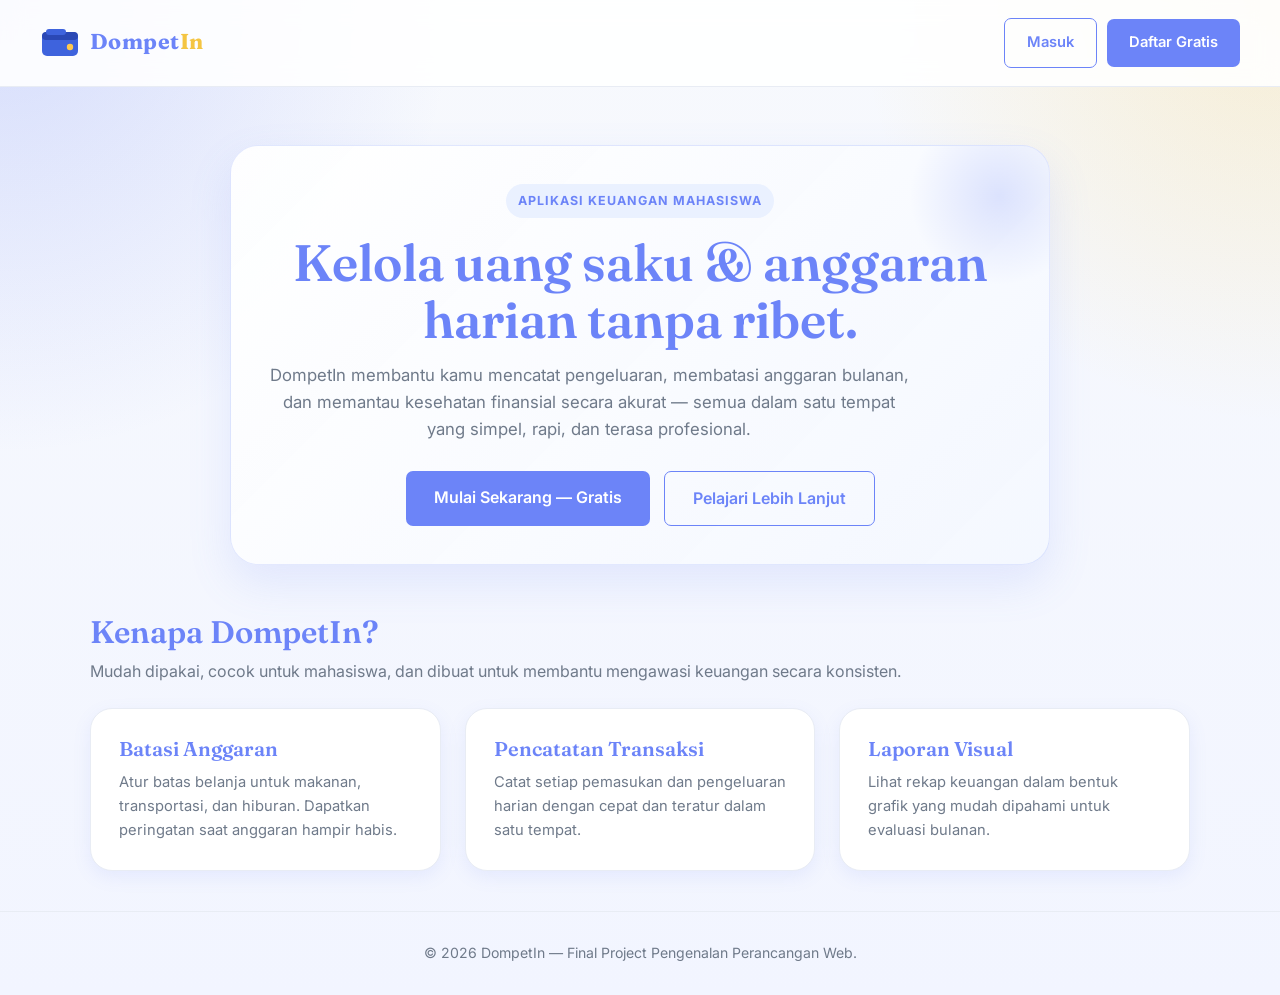
<file: index.html>
<!DOCTYPE html>
<html lang="id">
<head>
    <meta charset="UTF-8">
    <meta name="viewport" content="width=device-width, initial-scale=1.0">
    <title>DompetIn</title>
    <link rel="stylesheet" href="style.css">
    <link rel="icon" type="image/x-icon" href="logo.svg">
    <style>
      body {
        background:
          radial-gradient(circle at top left, rgba(108, 132, 248, 0.24), transparent 28%),
          radial-gradient(circle at top right, rgba(244, 197, 66, 0.22), transparent 26%),
          linear-gradient(180deg, #f7f9fd 0%, #f2f5ff 100%);
      }

      .landing-nav {
        display: flex;
        justify-content: space-between;
        align-items: center;
        padding: 18px 40px;
        background: rgba(255, 255, 255, 0.88);
        backdrop-filter: blur(12px);
        border-bottom: 1px solid var(--border);
        position: sticky;
        top: 0;
        z-index: 20;
        gap: 16px;
      }

      .nav-actions {
        display: flex;
        gap: 10px;
        align-items: center;
        flex-wrap: wrap;
      }

      .brand-text {
        font-family: 'Fraunces', serif;
        font-weight: 700;
        font-size: 1.35rem;
        letter-spacing: 0.02em;
      }

      .brand-text .blue { color: var(--primary); }
      .brand-text .yellow { color: #f4c542; }

      .hero-section {
        max-width: 1200px;
        margin: 0 auto;
        padding: 58px 40px 42px;
      }

      .hero-grid {
        display: grid;
        grid-template-columns: 1fr;
        justify-items: center;
      }

      .hero-copy {
        background: linear-gradient(135deg, rgba(255,255,255,0.94), rgba(243,247,255,0.92));
        border-radius: 28px;
        border: 1px solid rgba(108, 132, 248, 0.18);
        box-shadow: 0 18px 44px rgba(108, 132, 248, 0.14);
        padding: 38px;
        position: relative;
        overflow: hidden;
        max-width: 820px;
        text-align: center;
      }

      .hero-copy::before {
        content: "";
        position: absolute;
        width: 180px;
        height: 180px;
        background: radial-gradient(circle, rgba(108,132,248,0.2), transparent 70%);
        top: -40px;
        right: -40px;
      }

      .eyebrow {
        display: inline-block;
        background: #eaf1ff;
        color: var(--primary);
        font-size: 0.78rem;
        font-weight: 700;
        letter-spacing: 0.08em;
        text-transform: uppercase;
        padding: 7px 12px;
        border-radius: 999px;
      }

      .hero-section h1 {
        font-size: clamp(2.2rem, 4vw, 3.8rem);
        margin: 16px 0 14px;
        line-height: 1.12;
      }

      .hero-section p {
        font-size: 1.05rem;
        color: var(--text-muted);
        margin-bottom: 28px;
        max-width: 640px;
      }

      .hero-actions {
        display: flex;
        gap: 14px;
        flex-wrap: wrap;
        justify-content: center;
      }

      .section-title {
        max-width: 1180px;
        margin: 0 auto;
        padding: 6px 40px 0;
      }

      .section-title h2 {
        font-size: 1.95rem;
        margin-bottom: 8px;
      }

      .section-title p {
        color: var(--text-muted);
      }

      .features-grid {
        display: grid;
        grid-template-columns: repeat(auto-fit, minmax(250px, 1fr));
        gap: 24px;
        max-width: 1180px;
        margin: 0 auto;
        padding: 24px 40px 40px;
      }

      .feature-card {
        background: var(--surface);
        padding: 28px;
        border-radius: 22px;
        border: 1px solid var(--border);
        box-shadow: var(--shadow);
        transition: transform 0.2s ease, box-shadow 0.2s ease;
      }

      .feature-card:hover {
        transform: translateY(-4px);
        box-shadow: 0 16px 34px rgba(108, 132, 248, 0.16);
      }

      .feature-icon {
        width: 48px;
        height: 48px;
        display: inline-flex;
        align-items: center;
        justify-content: center;
        border-radius: 14px;
        background: #eef3ff;
        margin-bottom: 14px;
        font-size: 1.2rem;
      }

      .feature-card h3 {
        margin-bottom: 10px;
        font-size: 1.25rem;
      }

      .footer-note {
        text-align: center;
        padding: 30px 20px;
        border-top: 1px solid var(--border);
        color: var(--text-muted);
        font-size: 0.88rem;
      }

      @media (max-width: 860px) {
        .landing-nav {
          padding: 16px 20px;
          flex-wrap: wrap;
        }

        .hero-section,
        .features-grid,
        .section-title {
          padding-left: 20px;
          padding-right: 20px;
        }

        .hero-grid {
          grid-template-columns: 1fr;
        }

        .hero-copy {
          padding: 24px;
        }
      }

      @media (max-width: 640px) {
        .landing-nav {
          justify-content: center;
        }

        .nav-actions {
          width: 100%;
          justify-content: center;
        }

        .nav-actions .btn {
          flex: 1 1 100%;
          text-align: center;
        }

        .hero-copy {
          padding: 22px 18px;
        }

        .hero-section h1 {
          font-size: clamp(1.9rem, 7vw, 2.6rem);
        }

        .feature-card {
          padding: 22px;
        }
      }
    </style>
</head>
<body>

  <!-- Header Navigasi Landing Page -->
  <header class="landing-nav">
    <div class="brand">
      <img src="logo.svg" alt="Logo DompetIn" class="logo">
      <span class="brand-text"><span class="blue">Dompet</span><span class="yellow">In</span></span>
    </div>
    <div class="nav-actions">
      <a href="login.html" class="btn secondary">Masuk</a>
      <a href="signup.html" class="btn">Daftar Gratis</a>
    </div>
  </header>

  <!-- Hero Section -->
  <section class="hero-section">
    <div class="hero-grid">
      <div class="hero-copy">
        <span class="eyebrow">Aplikasi Keuangan Mahasiswa</span>
        <h1>Kelola uang saku & anggaran harian tanpa ribet.</h1>
        <p>DompetIn membantu kamu mencatat pengeluaran, membatasi anggaran bulanan, dan memantau kesehatan finansial secara akurat — semua dalam satu tempat yang simpel, rapi, dan terasa profesional.</p>
        <div class="hero-actions">
          <a href="signup.html" class="btn" style="font-size: 1rem; padding: 14px 28px;">Mulai Sekarang — Gratis</a>
          <a href="tentang.html" class="btn secondary" style="font-size: 1rem; padding: 14px 28px;">Pelajari Lebih Lanjut</a>
        </div>
      </div>
    </div>
  </section>

  <div class="section-title">
    <h2>Kenapa DompetIn?</h2>
    <p>Mudah dipakai, cocok untuk mahasiswa, dan dibuat untuk membantu mengawasi keuangan secara konsisten.</p>
  </div>

  <!-- Fitur Utama -->
  <section class="features-grid">
    <div class="feature-card">
      <h3>Batasi Anggaran</h3>
      <p style="color: var(--text-muted); font-size: 0.92rem;">Atur batas belanja untuk makanan, transportasi, dan hiburan. Dapatkan peringatan saat anggaran hampir habis.</p>
    </div>
    <div class="feature-card">
      <h3>Pencatatan Transaksi</h3>
      <p style="color: var(--text-muted); font-size: 0.92rem;">Catat setiap pemasukan dan pengeluaran harian dengan cepat dan teratur dalam satu tempat.</p>
    </div>
    <div class="feature-card">
      <h3>Laporan Visual</h3>
      <p style="color: var(--text-muted); font-size: 0.92rem;">Lihat rekap keuangan dalam bentuk grafik yang mudah dipahami untuk evaluasi bulanan.</p>
    </div>
  </section>

  <!-- Footer -->
  <footer class="footer-note">
    &copy; 2026 DompetIn — Final Project Pengenalan Perancangan Web.
  </footer>

</body>
</html>
</file>
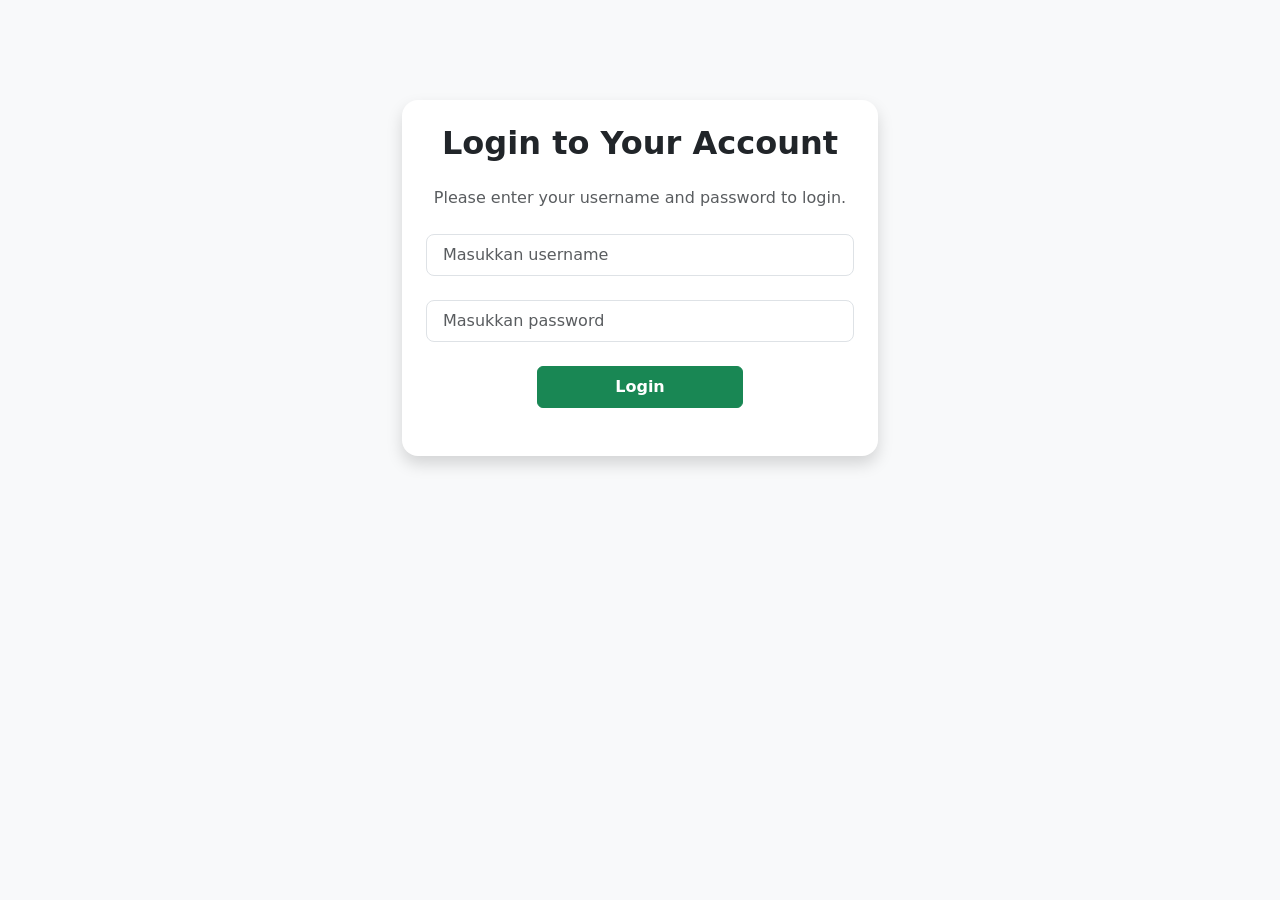
<file: anggarantrans.html>
<!DOCTYPE html>
<html lang="id">
<head>
    <meta charset="UTF-8">
    <meta name="viewport" content="width=device-width, initial-scale=1.0">
    <title>Transaksi & Anggaran - DompetIn</title>
    <link rel="stylesheet" href="style.css">
    <link rel="icon" type="image/x-icon" href="logo.svg">
</head>
<body>

<div class="topbar">
  <div class="brand">
    <img src="logo.svg" alt="Logo DompetIn" class="logo">
    <span class="brand-name">Dompet<span class="brand-accent">In</span></span>
  </div>
  <button class="hamburger" id="hamburger">☰</button>
</div>

<div class="app-shell">
  <!-- Sidebar Navigasi Terhubung -->
  <aside class="sidebar" id="sidebar">
    <div class="brand">
        <img src="logo.svg" alt="Logo DompetIn" class="logo">
        <span class="brand-name">Dompet<span class="brand-accent">In</span></span>
    </div>
    <ul class="nav-menu">
      <li><a href="beranda.html"> Beranda</a></li>
      <li><a href="anggarantrans.html" class="active">Keuangan</a></li>
      <li><a href="laporan.html"> Laporan</a></li>
    </ul>
    <div class="sidebar-footer">
      <a href="tentang.html">Tentang web ini →</a>
    </div>
  </aside>

  <main class="main">
    <div class="page-header">
      <span class="eyebrow">Kelola Keuangan</span>
      <h1>Transaksi & Anggaran</h1>
      <p>Catat aktivitas harian dan kelola batas anggaran per kategori dengan tampilan yang lebih fokus.</p>
    </div>

    <div class="tab-shell">
      <div class="tab-header">
        <button class="tab-button active" data-tab="transaksi">Transaksi</button>
        <button class="tab-button" data-tab="anggaran">Anggaran</button>
      </div>

      <div class="tab-panel active" id="panelTransaksi">
        <div class="transaction-toolbar">
          <div>
            <h3>Transaksi</h3>
          </div>
          <button type="button" class="btn" id="openTransactionModal">+ Tambah Transaksi</button>
        </div>

        <div class="receipt-card">
          <h3 style="margin-bottom: 14px;">📄 Riwayat Transaksi</h3>
          <div class="table-wrap">
            <table>
              <thead>
                <tr>
                  <th>Tanggal</th>
                  <th>Deskripsi</th>
                  <th>Kategori</th>
                  <th>Jumlah</th>
                  <th>Aksi</th>
                </tr>
              </thead>
              <tbody id="transaksiBody"></tbody>
            </table>
          </div>
        </div>
      </div>

      <div class="transaction-modal" id="transactionModal" aria-hidden="true">
        <div class="transaction-modal-card">
          <div class="modal-header">
            <h3>+ Tambah Transaksi</h3>
            <button type="button" class="modal-close" id="closeTransactionModal" aria-label="Tutup modal">×</button>
          </div>

          <form id="formTransaksi">
            <div class="form-row">
              <label for="tanggal">Tanggal</label>
              <input type="date" id="tanggal" required>
            </div>

            <div class="form-row">
              <label for="deskripsi">Deskripsi</label>
              <input type="text" id="deskripsi" placeholder="Contoh: Makan siang warteg" required>
            </div>

            <div class="form-row">
              <label for="kategori">Kategori</label>
              <select id="kategori" required>
                <option value="">-- Pilih Kategori --</option>
                <option value="Makanan">Makanan</option>
                <option value="Transportasi">Transportasi</option>
                <option value="Kebutuhan">Kebutuhan</option>
                <option value="Hiburan">Hiburan</option>
                <option value="Pemasukan">Pemasukan</option>
                <option value="Lainnya">Lainnya</option>
              </select>
            </div>

            <div class="form-row">
              <label>Tipe Transaksi</label>
              <div class="type-toggle">
                <label class="opt-income">
                  <input type="radio" name="tipe" value="income" checked>
                  <span>Pemasukan</span>
                </label>
                <label class="opt-expense">
                  <input type="radio" name="tipe" value="expense">
                  <span>Pengeluaran</span>
                </label>
              </div>
            </div>

            <div class="form-row">
              <label for="jumlah">Jumlah (Rp)</label>
              <input type="number" id="jumlah" min="1" placeholder="Contoh: 25000" required>
            </div>

            <button type="submit" class="btn" style="width: 100%;">Simpan Transaksi</button>
            <p class="form-msg" id="transaksiMsg"></p>
          </form>
        </div>
      </div>

      <div class="tab-panel" id="panelAnggaran">
        <div class="two-col">
          <div style="display: flex; flex-direction: column; gap: 24px;">
            <div class="receipt-card">
              <h3 style="margin-bottom: 14px;">📊 Progres Anggaran</h3>
              <div class="budget-list" id="budgetList"></div>
            </div>
          </div>

          <div style="display: flex; flex-direction: column; gap: 24px;">
            <div class="form-card" style="max-width: 100%;">
              <h3 style="margin-bottom: 18px;">🎯 Kelola Anggaran</h3>
              <form id="formBudget">
                <div class="form-row">
                  <label for="kategoriBudget">Kategori Pengeluaran</label>
                  <select id="kategoriBudget" required>
                    <option value="">-- Pilih Kategori --</option>
                    <option value="Makanan">Makanan</option>
                    <option value="Transportasi">Transportasi</option>
                    <option value="Kebutuhan">Kebutuhan</option>
                    <option value="Hiburan">Hiburan</option>
                    <option value="Lainnya">Lainnya</option>
                  </select>
                </div>

                <div class="form-row">
                  <label for="batasBudget">Batas Anggaran (Rp)</label>
                  <input type="number" id="batasBudget" min="1" placeholder="Contoh: 300000" required>
                </div>

                <button type="submit" class="btn secondary" style="width: 100%;">Simpan Anggaran</button>
                <p class="form-msg" id="budgetMsg"></p>
              </form>
            </div>
          </div>
        </div>
      </div>
    </div>
  </main>
</div>

<script src="app.js"></script>
<script>
  document.addEventListener('DOMContentLoaded', function () {
    const today = new Date().toISOString().split('T')[0];
    const modal = document.getElementById('transactionModal');
    const openModalBtn = document.getElementById('openTransactionModal');
    const closeModalBtn = document.getElementById('closeTransactionModal');

    document.getElementById('tanggal').value = today;

    const openTransactionModal = function () {
      modal.classList.add('show');
      modal.setAttribute('aria-hidden', 'false');
    };

    const closeTransactionModal = function () {
      modal.classList.remove('show');
      modal.setAttribute('aria-hidden', 'true');
    };

    if (openModalBtn) {
      openModalBtn.addEventListener('click', openTransactionModal);
    }

    if (closeModalBtn) {
      closeModalBtn.addEventListener('click', closeTransactionModal);
    }

    if (modal) {
      modal.addEventListener('click', function (event) {
        if (event.target === modal) {
          closeTransactionModal();
        }
      });
    }

    const tabButtons = document.querySelectorAll('.tab-button');
    tabButtons.forEach(function (button) {
      button.addEventListener('click', function () {
        const tab = this.dataset.tab;

        tabButtons.forEach(function (btn) {
          btn.classList.remove('active');
        });
        this.classList.add('active');

        document.getElementById('panelTransaksi').classList.toggle('active', tab === 'transaksi');
        document.getElementById('panelAnggaran').classList.toggle('active', tab === 'anggaran');
      });
    });

    renderAll();

    // Submit Transaksi Baru
    document.getElementById('formTransaksi').addEventListener('submit', function (e) {
      e.preventDefault();
      const tanggal = document.getElementById('tanggal').value;
      const deskripsi = document.getElementById('deskripsi').value;
      const kategori = document.getElementById('kategori').value;
      const tipe = document.querySelector('input[name="tipe"]:checked').value;
      const jumlah = parseInt(document.getElementById('jumlah').value, 10);
      const msg = document.getElementById('transaksiMsg');

      const listTransaksi = getTransaksi();
      const newId = listTransaksi.length > 0 ? Math.max(...listTransaksi.map(t => t.id)) + 1 : 1;

      listTransaksi.unshift({ id: newId, tanggal, deskripsi, kategori, tipe, jumlah });
      saveTransaksi(listTransaksi);

      msg.textContent = 'Transaksi berhasil disimpan!';
      msg.className = 'form-msg show success';

      this.reset();
      document.getElementById('tanggal').value = today;
      closeTransactionModal();
      renderAll();
      setTimeout(() => { msg.className = 'form-msg'; }, 3000);
    });

    // Submit Anggaran Baru
    document.getElementById('formBudget').addEventListener('submit', function (e) {
      e.preventDefault();
      const kategori = document.getElementById('kategoriBudget').value;
      const batas = parseInt(document.getElementById('batasBudget').value, 10);
      const msg = document.getElementById('budgetMsg');

      const listBudget = getBudget();
      const existing = listBudget.find(b => b.kategori === kategori);
      if (existing) {
        existing.batas = batas;
      } else {
        listBudget.push({ kategori, batas });
      }

      saveBudget(listBudget);

      msg.textContent = 'Anggaran ' + kategori + ' berhasil disimpan.';
      msg.className = 'form-msg show success';

      this.reset();
      renderAll();
      setTimeout(() => { msg.className = 'form-msg'; }, 3000);
    });
  });

  function deleteTransaksi(id) {
    if (confirm('Hapus transaksi ini?')) {
      let listTransaksi = getTransaksi();
      listTransaksi = listTransaksi.filter(t => t.id !== id);
      saveTransaksi(listTransaksi);
      renderAll();
    }
  }

  function renderAll() {
    const transaksi = getTransaksi();
    const budget = getBudget();

    const pengeluaranPerKategori = {};
    transaksi.forEach(t => {
      if (t.tipe === 'expense') {
        pengeluaranPerKategori[t.kategori] = (pengeluaranPerKategori[t.kategori] || 0) + t.jumlah;
      }
    });

    // Render Progress Anggaran
    const budgetListEl = document.getElementById('budgetList');
    if (budget.length === 0) {
      budgetListEl.innerHTML = '<div class="empty-state">Belum ada anggaran diatur.</div>';
    } else {
      budgetListEl.innerHTML = budget.map(b => {
        const terpakai = pengeluaranPerKategori[b.kategori] || 0;
        const persen = Math.min(100, Math.round((terpakai / b.batas) * 100));
        const over = terpakai > b.batas;

        return '<div class="budget-item">' +
          '<div class="top-row"><span class="cat-name">' + b.kategori + '</span><span class="cat-figures">' + formatRupiah(terpakai) + ' / ' + formatRupiah(b.batas) + '</span></div>' +
          '<div class="bar-track"><div class="bar-fill' + (over ? ' over' : '') + '" style="width:' + persen + '%"></div></div>' +
          (over ? '<div class="warn">⚠️ Melebihi anggaran ' + formatRupiah(terpakai - b.batas) + '</div>' : '') +
          '</div>';
      }).join('');
    }

    // Render Tabel Transaksi
    const transaksiBodyEl = document.getElementById('transaksiBody');
    const sorted = transaksi.slice().sort((a, b) => new Date(b.tanggal) - new Date(a.tanggal));

    if (sorted.length === 0) {
      transaksiBodyEl.innerHTML = '<tr><td colspan="5">Belum ada transaksi.</td></tr>';
    } else {
      transaksiBodyEl.innerHTML = sorted.map(t => {
        return '<tr>' +
          '<td>' + formatTanggal(t.tanggal) + '</td>' +
          '<td>' + t.deskripsi + '</td>' +
          '<td><span class="tag">' + t.kategori + '</span></td>' +
          '<td class="amount ' + t.tipe + '">' + (t.tipe === 'income' ? '+' : '-') + formatRupiah(t.jumlah) + '</td>' +
          '<td class="row-actions"><button onclick="deleteTransaksi(' + t.id + ')">Hapus</button></td>' +
          '</tr>';
      }).join('');
    }
  }
</script>
</body>
</html>
</file>
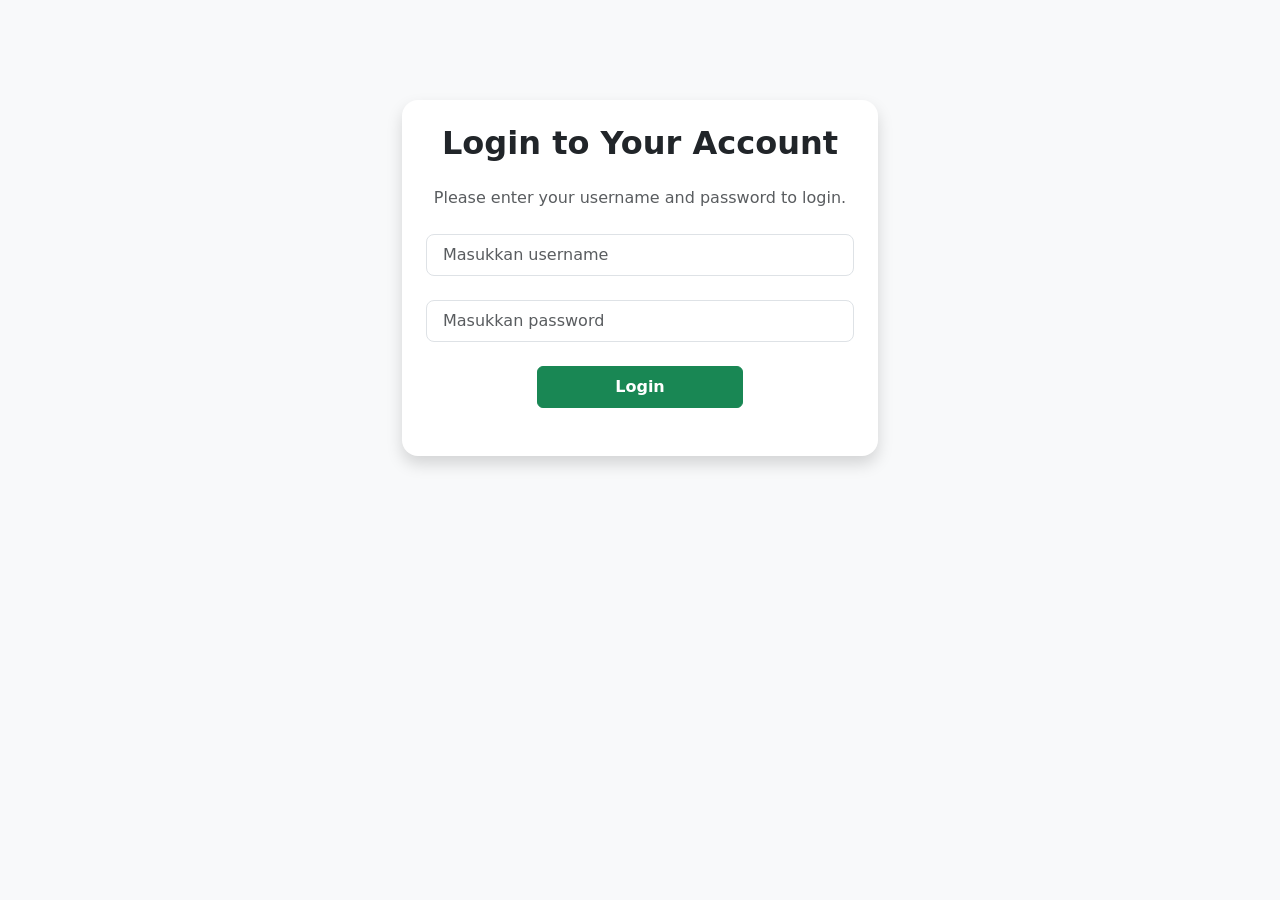
<file: beranda.html>
<!DOCTYPE html>
<html lang="id">
<head>
<meta charset="UTF-8">
<meta name="viewport" content="width=device-width, initial-scale=1.0">
<title>Beranda - DompetIn</title>
<link rel="stylesheet" href="style.css">
<link rel="icon" type="image/x-icon" href="logo.svg">
</head>
<body>

<div class="topbar">
  <div class="brand">
    <img src="logo.svg" alt="Logo DompetIn" class="logo">
    <span class="brand-name">Dompet<span class="brand-accent">In</span></span>
  </div>
  <button class="hamburger" id="hamburger">☰</button>
</div>

<div class="app-shell">
  <aside class="sidebar" id="sidebar">
    <div class="brand">
        <img src="logo.svg" alt="Logo DompetIn" class="logo">
        <span class="brand-name">Dompet<span class="brand-accent">In</span></span>
    </div>
    <ul class="nav-menu">
      <li><a href="beranda.html" class="active"> Beranda</a></li>
      <li><a href="anggarantrans.html"> Keuangan</a></li>
      <li><a href="laporan.html">Laporan</a></li>
    </ul>
    <div class="sidebar-footer">
      <a href="tentang.html">Tentang web ini →</a>
    </div>
  </aside>

  <main class="main">
    <div class="page-header">
      <span class="eyebrow">Ringkasan</span>
      <h1 id="welcomeMessage">Halo, ini kondisi dompetmu</h1>
      <p>Pantau pemasukan, pengeluaran, dan sisa saldo kamu bulan ini dalam satu tampilan.</p>
    </div>

    <div class="hero-balance">
      <span class="eyebrow">Saldo saat ini</span>
      <div class="amount mono" id="heroBalance">Rp0</div>
      <p>Saldo dihitung otomatis dari semua transaksi pemasukan dikurangi pengeluaran yang sudah kamu catat.</p>
    </div>

    <div class="stat-grid">
      <div class="stat-card income">
        <div class="label">Total Pemasukan</div>
        <div class="value" id="totalIncome">Rp0</div>
      </div>
      <div class="stat-card expense">
        <div class="label">Total Pengeluaran</div>
        <div class="value" id="totalExpense">Rp0</div>
      </div>
      <div class="stat-card balance">
        <div class="label">Jumlah Transaksi</div>
        <div class="value" id="totalCount">0</div>
      </div>
    </div>

    <div class="receipt-card" style="margin-bottom:14px;">
      <h3 style="margin-bottom:14px;">Transaksi Terbaru</h3>
      <div class="table-wrap" id="recentWrap">
        <table>
          <thead>
            <tr><th>Tanggal</th><th>Deskripsi</th><th>Kategori</th><th>Jumlah</th></tr>
          </thead>
          <tbody id="recentBody"></tbody>
        </table>
      </div>
    </div>

    <p style="margin-top:18px; font-size:0.9rem; color:var(--text-muted);">
      Mau catat transaksi baru? Ke halaman <a href="transaksi.html">Transaksi</a>. Mau atur batas belanja per kategori? Buka <a href="anggarantrans.html">Keuangan</a>.
    </p>
  </main>
</div>

<script src="app.js"></script>
<script>

  document.addEventListener('DOMContentLoaded', function () {
    const username = localStorage.getItem('username') || 'teman';
    const welcomeMessage = document.getElementById('welcomeMessage');
    if (welcomeMessage) {
      welcomeMessage.textContent = 'Halo ' + username + ', ini kondisi dompetmu';
    }

    const data = getTransaksi();

    let income = 0, expense = 0;
    data.forEach(function (t) {
      if (t.tipe === 'income') income += t.jumlah;
      else expense += t.jumlah;
    });
    const balance = income - expense;

    document.getElementById('heroBalance').textContent = formatRupiah(balance);
    document.getElementById('totalIncome').textContent = formatRupiah(income);
    document.getElementById('totalExpense').textContent = formatRupiah(expense);
    document.getElementById('totalCount').textContent = data.length;

    const recent = data.slice().sort(function (a, b) {
      return new Date(b.tanggal) - new Date(a.tanggal);
    }).slice(0, 5);

    const body = document.getElementById('recentBody');
    if (recent.length === 0) {
      body.innerHTML = '<tr><td colspan="4">Belum ada transaksi.</td></tr>';
    } else {
      body.innerHTML = recent.map(function (t) {
        return '<tr>' +
          '<td>' + formatTanggal(t.tanggal) + '</td>' +
          '<td>' + t.deskripsi + '</td>' +
          '<td><span class="tag">' + t.kategori + '</span></td>' +
          '<td class="amount ' + t.tipe + '">' + (t.tipe === 'income' ? '+' : '-') + formatRupiah(t.jumlah) + '</td>' +
          '</tr>';
      }).join('');
    }
  });
</script>
</body>
</html>
</file>
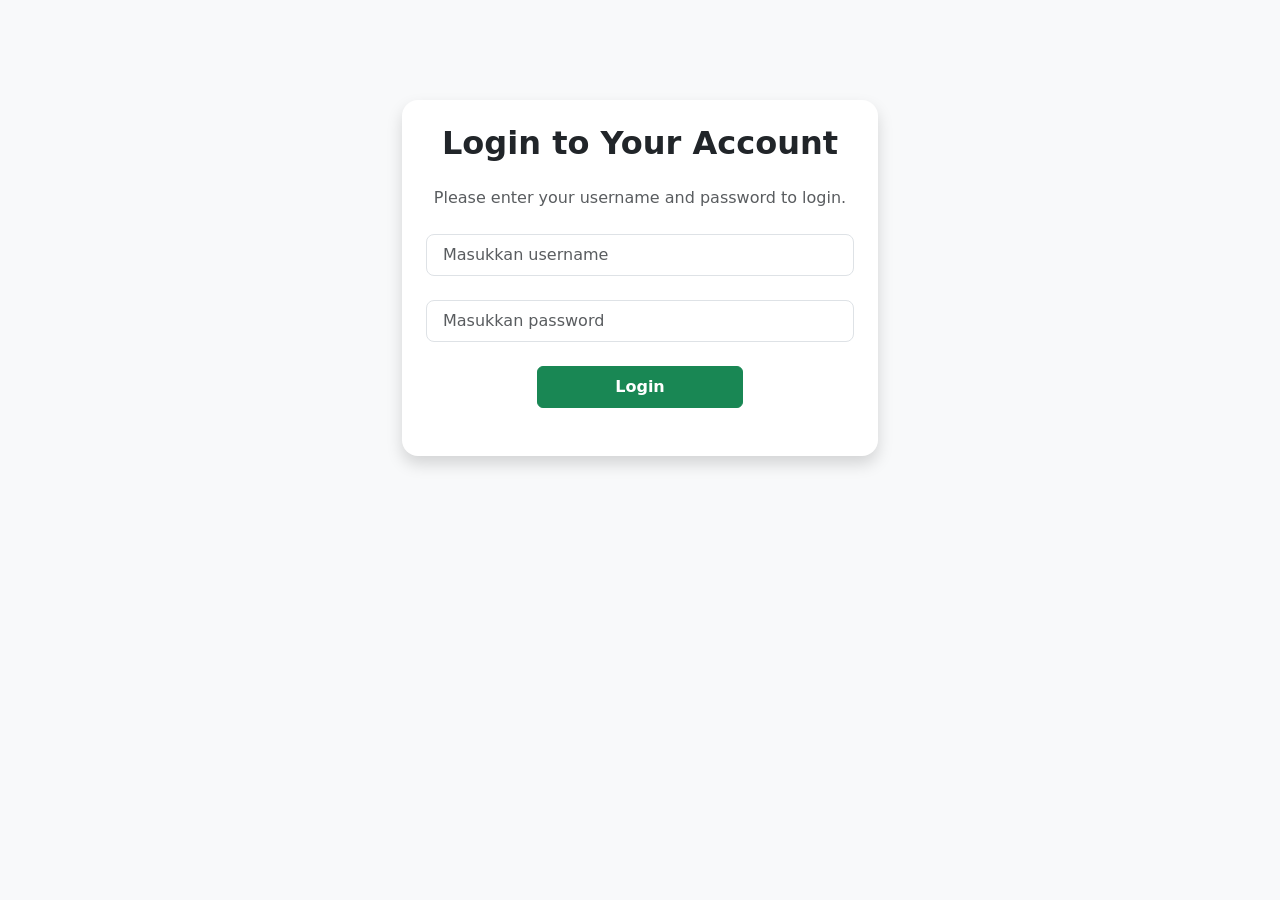
<file: laporan.html>
<!DOCTYPE html>
<html lang="id">
<head>
<meta charset="UTF-8">
<meta name="viewport" content="width=device-width, initial-scale=1.0">
<title>Laporan - DompetIn</title>
<link rel="stylesheet" href="style.css">
<link rel="icon" type="image/x-icon" href="logo.svg">
</head>
<body>

<div class="topbar">
  <div class="brand">
    <img src="logo.svg" alt="Logo DompetIn" class="logo">
    <span class="brand-name">Dompet<span class="brand-accent">In</span></span>
  </div>
  <button class="hamburger" id="hamburger">☰</button>
</div>

<div class="app-shell">
  <aside class="sidebar" id="sidebar">
    <div class="brand">
      <img src="logo.svg" alt="Logo DompetIn" class="logo">
      <span class="brand-name">Dompet<span class="brand-accent">In</span></span>
    </div>
    <ul class="nav-menu">
      <li><a href="beranda.html"> Beranda</a></li>
      <li><a href="anggarantrans.html"> Keuangan</a></li>
      <li><a href="laporan.html" class="active"> Laporan</a></li>
    </ul>
    <div class="sidebar-footer">
      <a href="tentang.html">Tentang web ini →</a>
    </div>
  </aside>

  <main class="main">
    <div class="page-header">
      <span class="eyebrow">Analisis</span>
      <h1>Laporan Pengeluaran</h1>
      <p>Lihat pengeluaran kamu per kategori dalam bentuk grafik, plus rekap lengkap di tabel bawah.</p>
    </div>

    <div class="chart-card">
      <h3>Pengeluaran per Kategori</h3>
      <div class="bar-chart" id="barChart"></div>
    </div>

    <div class="receipt-card" style="margin-bottom: 28px;">
      <h3 style="margin-bottom:14px;">Rekap Semua Transaksi</h3>
      <div class="table-wrap">
        <table>
          <thead>
            <tr><th>Tanggal</th><th>Deskripsi</th><th>Kategori</th><th>Tipe</th><th>Jumlah</th></tr>
          </thead>
          <tbody id="reportBody"></tbody>
        </table>
      </div>
    </div>

  </main>
</div>



<script src="app.js"></script>
<script>
  // ---- Blok JS #7: hitung total per kategori & gambar bar chart pakai CSS ----
  document.addEventListener('DOMContentLoaded', function () {
    const data = getTransaksi();
    const expenses = data.filter(function (t) { return t.tipe === 'expense'; });

    const perKategori = {};
    expenses.forEach(function (t) {
      perKategori[t.kategori] = (perKategori[t.kategori] || 0) + t.jumlah;
    });

    const kategoris = Object.keys(perKategori);
    const maxVal = Math.max.apply(null, kategoris.map(function (k) { return perKategori[k]; }).concat([1]));

    const chart = document.getElementById('barChart');
    if (kategoris.length === 0) {
      chart.innerHTML = '<div class="empty-state"><span></span>Belum ada pengeluaran untuk ditampilkan.</div>';
    } else {
      chart.innerHTML = kategoris.map(function (k) {
        const heightPct = Math.max(6, Math.round((perKategori[k] / maxVal) * 100));
        return '<div class="bar-col">' +
          '<span class="val">' + formatRupiah(perKategori[k]) + '</span>' +
          '<div class="bar" style="height:' + heightPct + '%"></div>' +
          '<span class="lbl">' + k + '</span>' +
          '</div>';
      }).join('');
    }

    // ---- Blok JS #8: render tabel rekap lengkap ----
    const body = document.getElementById('reportBody');
    const sorted = data.slice().sort(function (a, b) { return new Date(b.tanggal) - new Date(a.tanggal); });

    if (sorted.length === 0) {
      body.innerHTML = '<tr><td colspan="5">Belum ada transaksi.</td></tr>';
    } else {
      body.innerHTML = sorted.map(function (t) {
        return '<tr>' +
          '<td>' + formatTanggal(t.tanggal) + '</td>' +
          '<td>' + t.deskripsi + '</td>' +
          '<td><span class="tag">' + t.kategori + '</span></td>' +
          '<td>' + (t.tipe === 'income' ? 'Pemasukan' : 'Pengeluaran') + '</td>' +
          '<td class="amount ' + t.tipe + '">' + (t.tipe === 'income' ? '+' : '-') + formatRupiah(t.jumlah) + '</td>' +
          '</tr>';
      }).join('');
    }
  });
</script>
</body>
</html>
</file>
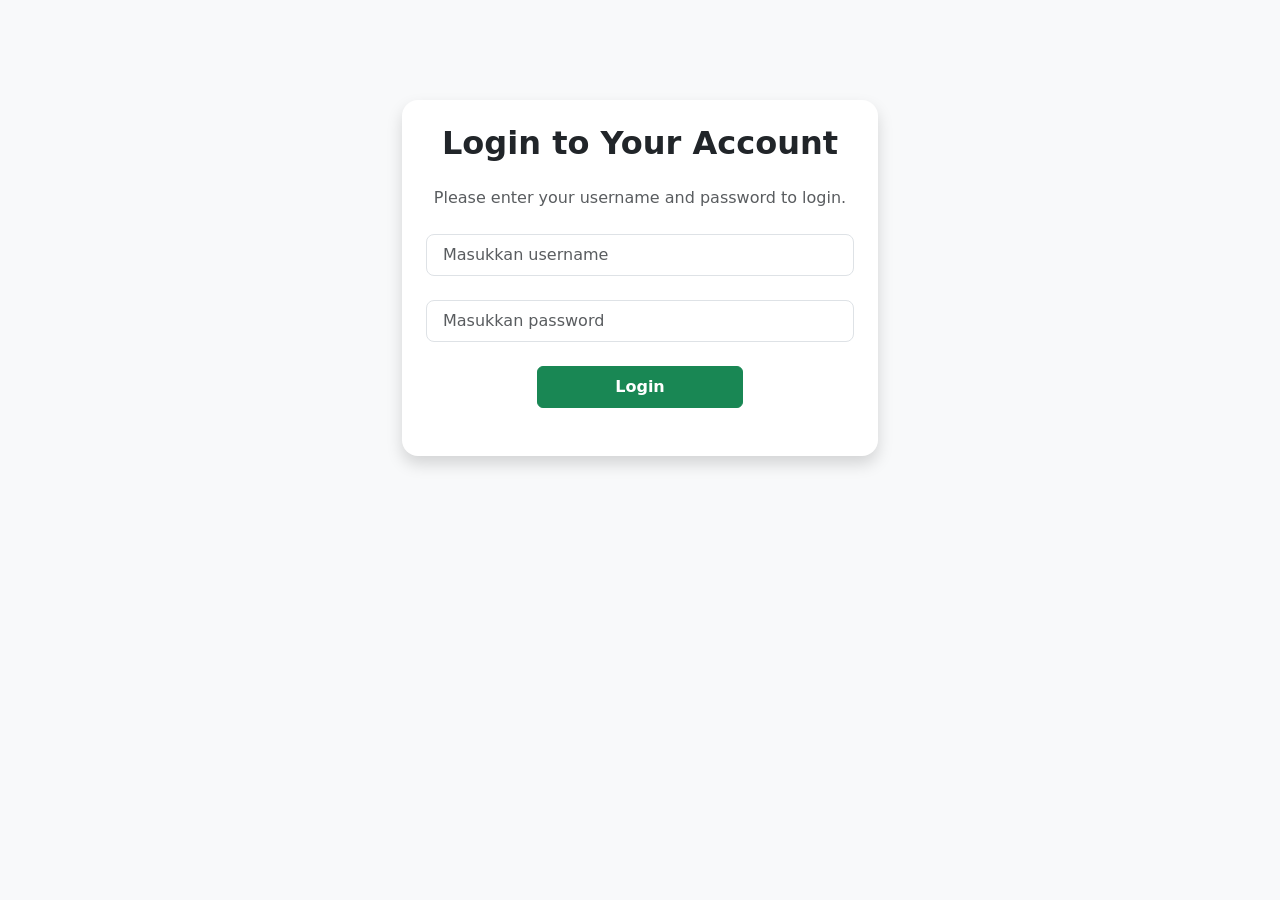
<file: login.html>
<!DOCTYPE html>
<html lang="en">
<head>
    <meta charset="UTF-8">
    <meta name="viewport" content="width=device-width, initial-scale=1.0">
    <title>Login — DompetIn </title>
    <link href="https://cdn.jsdelivr.net/npm/bootstrap@5.3.0/dist/css/bootstrap.min.css" rel="stylesheet">
    
</head>
<style>
    body {
        background-color: #f8f9fa;
    }
    body .container {
        margin-top: 100px;
    }

</style>
<body>
    <div class="container" style="max-width: 500px">
      <div class="card shadow border-0 p-4 rounded-4">
        <h2 class="text-center text-dark mb-4 fw-bold">Login to Your Account</h2>
        <p class="text-center text-muted mb-4">Please enter your username and password to login.</p>

        <div class="mb-4">
          <input
            type="text"
            id="usernameInput"
            class="form-control form-control-lg fs-6"
            placeholder="Masukkan username"
          />
        </div>

        <div class="mb-4">
          <input
            type="password"
            id="passwordInput"
            class="form-control form-control-lg fs-6"
            placeholder="Masukkan password"
          />
        </div>

        <div class="row g-3 justify-content-center mb-4">
          <div class="col-6">
            <button
              class="btn btn-success w-100 py-2 fw-semibold
            d-flex align-items-center justify-content-center gap-2 "
              onclick="loginAccount()">Login
            </button>
          </div>
        </div>
      </div>
    </div>

    <script src = "app.js"></script>

</body>
</html>
</file>
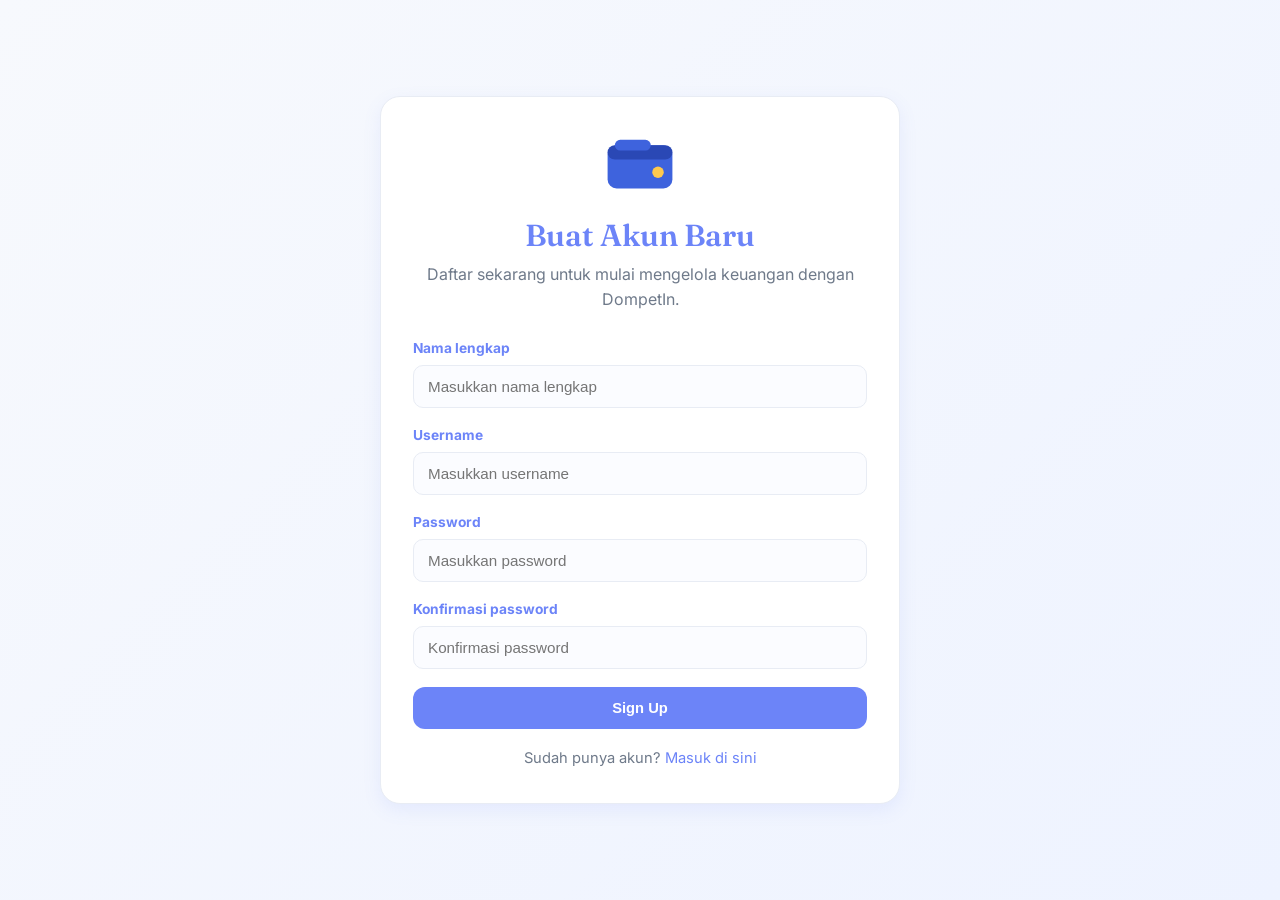
<file: signup.html>
<!DOCTYPE html>
<html lang="id">
<head>
    <meta charset="UTF-8">
    <meta name="viewport" content="width=device-width, initial-scale=1.0">
    <title>Sign Up — DompetIn</title>
    <link rel="stylesheet" href="style.css">
    <link rel="icon" type="image/x-icon" href="logo.svg">
    <style>
        body {
            background: linear-gradient(135deg, #f7f9fd 0%, #eef3ff 100%);
        }

        .auth-wrap {
            min-height: 100vh;
            display: flex;
            align-items: center;
            justify-content: center;
            padding: 24px;
        }

        .auth-card {
            width: min(100%, 520px);
            background: var(--surface);
            border: 1px solid var(--border);
            border-radius: 20px;
            box-shadow: var(--shadow);
            padding: 32px;
        }

        .auth-logo {
            width: 72px;
            height: 72px;
            margin: 0 auto 16px;
            display: block;
        }

        .auth-title {
            text-align: center;
            font-size: 1.9rem;
            margin-bottom: 8px;
        }

        .auth-subtitle {
            text-align: center;
            color: var(--text-muted);
            margin-bottom: 24px;
        }

        .field-group {
            margin-bottom: 16px;
        }

        .field-group label {
            display: block;
            margin-bottom: 6px;
            font-size: 0.86rem;
            font-weight: 700;
            color: var(--primary);
        }

        .field-group input {
            width: 100%;
            padding: 12px 14px;
            border: 1px solid var(--border);
            border-radius: 10px;
            font-size: 0.95rem;
            background: #fbfcff;
        }

        .field-group input:focus {
            outline: 2px solid var(--accent);
            outline-offset: 1px;
        }

        .auth-actions {
            margin-top: 18px;
        }

        .auth-actions .btn {
            width: 100%;
            padding: 13px 20px;
            border-radius: 12px;
        }

        .auth-bottom {
            margin-top: 18px;
            text-align: center;
            font-size: 0.92rem;
            color: var(--text-muted);
        }
    </style>
</head>
<body>
    <div class="auth-wrap">
      <div class="auth-card">
        <img src="logo.svg" alt="Logo DompetIn" class="auth-logo" style="object-fit: contain;" />
        <h2 class="auth-title">Buat Akun Baru</h2>
        <p class="auth-subtitle">Daftar sekarang untuk mulai mengelola keuangan dengan DompetIn.</p>

        <div class="field-group">
          <label for="nameInput">Nama lengkap</label>
          <input type="text" id="nameInput" placeholder="Masukkan nama lengkap" />
        </div>

        <div class="field-group">
          <label for="usernameRegisterInput">Username</label>
          <input type="text" id="usernameRegisterInput" placeholder="Masukkan username" />
        </div>

        <div class="field-group">
          <label for="passwordRegisterInput">Password</label>
          <input type="password" id="passwordRegisterInput" placeholder="Masukkan password" />
        </div>

        <div class="field-group">
          <label for="confirmPasswordInput">Konfirmasi password</label>
          <input type="password" id="confirmPasswordInput" placeholder="Konfirmasi password" />
        </div>

        <div class="auth-actions">
          <button class="btn" onclick="registerAccount()">Sign Up</button>
        </div>

        <p class="auth-bottom">
          Sudah punya akun?
          <a href="login.html" class="text-decoration-none fw-semibold">Masuk di sini</a>
        </p>
      </div>
    </div>

    <script src="app.js"></script>
</body>
</html>
</file>
<file: style.css>
@import url('https://fonts.googleapis.com/css2?family=Fraunces:opsz,wght@9..144,400;9..144,600;9..144,700&family=Inter:wght@400;500;600;700&family=IBM+Plex+Mono:wght@400;500;600&display=swap');

:root {
  --bg: #F7F9FD;
  --surface: #FFFFFF;

  --primary: #6C84F8;
  --primary-light: #8AA0FF;
  --accent: #EAF1FF;

  --income: #4A7C4A;
  --expense: #E66A6A;

  --text: #233041;
  --text-muted: #6F7A8A;

  --border: #E8ECF4;

  --radius: 12px;
  --shadow: 0 6px 18px rgba(108, 132, 248, 0.10);
}

* { box-sizing: border-box; margin: 0; padding: 0; }

html { scroll-behavior: smooth; }

body {
  font-family: 'Inter', sans-serif;
  background: var(--bg);
  color: var(--text);
  line-height: 1.6;
  min-height: 100vh;
}

h1, h2, h3, h4 {
  font-family: 'Fraunces', serif;
  font-weight: 600;
  color: var(--primary);
  line-height: 1.2;
}

a { color: var(--primary); text-decoration: none; }
a:hover { color: var(--accent); }

.mono { font-family: 'IBM Plex Mono', monospace; }

img { max-width: 100%; display: block; }

.logo {
  width: 40px;
  height: 40px;
  object-fit: contain;
  flex-shrink: 0;
}

.app-shell {
  display: flex;
  min-height: 100vh;
}

.sidebar {
  width: 230px;
  flex-shrink: 0;
  background: var(--primary);
  color: #F1EEE4;
  padding: 28px 20px;
  display: flex;
  flex-direction: column;
  gap: 32px;
}

.brand {
  display: flex;
  align-items: center;
  gap: 10px;
  font-family: 'Fraunces', serif;
  font-size: 1.4rem;
  font-weight: 700;
  color: #fff;
}

.brand-name {
  color: inherit;
}

.brand-accent {
  color: #F4C542;
  text-shadow: 0 0 8px rgba(244, 197, 66, 0.25);
}

.brand .coin {
  width: 30px; height: 30px;
  border-radius: 50%;
  background: var(--accent);
  color: var(--primary);
  display: flex; align-items: center; justify-content: center;
  font-family: 'IBM Plex Mono', monospace;
  font-weight: 600;
  font-size: 0.9rem;
}

.nav-menu { list-style: none; display: flex; flex-direction: column; gap: 4px; }

.nav-menu a {
  display: flex;
  align-items: center;
  gap: 10px;
  color: #D9E4DD;
  padding: 10px 12px;
  border-radius: 8px;
  font-weight: 500;
  font-size: 0.95rem;
  transition: background 0.15s ease;
}

.nav-menu a:hover { background: rgba(255,255,255,0.08); color: #fff; }
.nav-menu a.active { background: var(--accent); color: var(--primary); font-weight: 600; }

.sidebar-footer {
  margin-top: auto;
  font-size: 0.78rem;
  color: #9DB3A8;
  border-top: 1px solid rgba(255,255,255,0.12);
  padding-top: 14px;
}
.sidebar-footer a { color: #D9E4DD; }

.topbar {
  display: none;
  align-items: center;
  justify-content: space-between;
  background: var(--primary);
  color: #fff;
  padding: 14px 18px;
}
.topbar .brand { font-size: 1.15rem; }
.hamburger {
  background: none; border: none; color: #fff; font-size: 1.5rem; cursor: pointer;
}
.main {
  flex: 1;
  padding: 36px 42px;
  max-width: 1100px;
}

.page-header {
  margin-bottom: 28px;
}
.page-header .eyebrow {
  font-family: 'IBM Plex Mono', monospace;
  font-size: 0.75rem;
  letter-spacing: 0.08em;
  text-transform: uppercase;
  color: var(--primary-light);
  margin-bottom: 6px;
  display: block;
}
.page-header h1 { font-size: 2rem; color: var(--primary); }
.page-header p { color: var(--text-muted); margin-top: 6px; max-width: 560px; }

.receipt-card {
  background: linear-gradient(145deg, #ffffff 0%, #f9fcff 100%);
  border: 1px solid var(--border);
  border-radius: var(--radius);
  box-shadow: var(--shadow);
  position: relative;
  padding: 24px;
}

.receipt-card::before {
  content: "";
  position: absolute;
  top: -1px; left: 0; right: 0;
  height: 6px;
  background-image: radial-gradient(circle, var(--bg) 3px, transparent 3.5px);
  background-size: 14px 12px;
  background-position: center top;
}

.stat-grid {
  display: grid;
  grid-template-columns: repeat(3, 1fr);
  gap: 18px;
  margin-bottom: 28px;
}

.stat-card {
  background: linear-gradient(145deg, #ffffff 0%, #f8fbff 100%);
  border: 1px solid var(--border);
  border-radius: var(--radius);
  box-shadow: var(--shadow);
  padding: 20px;
}
.stat-card .label {
  font-size: 0.8rem;
  color: var(--text-muted);
  text-transform: uppercase;
  letter-spacing: 0.05em;
}
.stat-card .value {
  font-family: 'IBM Plex Mono', monospace;
  font-size: 1.6rem;
  font-weight: 600;
  margin-top: 6px;
}
.stat-card.income .value { color: var(--income); }
.stat-card.expense .value { color: var(--expense); }
.stat-card.balance .value { color: var(--primary); }

.hero-balance {
  background: linear-gradient(135deg, #8EA2FF 0%, #6C84F8 100%);
  color: #fff;
  border-radius: var(--radius);
  padding: 32px;
  margin-bottom: 28px;
  position: relative;
  overflow: hidden;
  box-shadow: 0 10px 24px rgba(108, 132, 248, 0.18);
}
.hero-balance .eyebrow { color: #EAF1FF; font-family: 'IBM Plex Mono', monospace; font-size: 0.8rem; letter-spacing: 0.08em; text-transform: uppercase; }
.hero-balance .amount { font-family: 'IBM Plex Mono', monospace; font-size: 2.8rem; font-weight: 600; margin: 6px 0; }
.hero-balance p { color: #EEF4FF; max-width: 480px; }

/* ---------- Tables ---------- */
.table-wrap {
  background: var(--surface);
  border: 1px solid var(--border);
  border-radius: var(--radius);
  box-shadow: var(--shadow);
  overflow-x: auto;
}
table { width: 100%; border-collapse: collapse; min-width: 480px; }
thead { background: #F4F7FF; }
th, td {
  text-align: left;
  padding: 12px 16px;
  font-size: 0.92rem;
  border-bottom: 1px solid var(--border);
}
th { font-weight: 600; color: var(--primary); font-size: 0.8rem; text-transform: uppercase; letter-spacing: 0.04em; }
tbody tr:last-child td { border-bottom: none; }
tbody tr:hover { background: #F7FAFF; }
td.amount { font-family: 'IBM Plex Mono', monospace; font-weight: 500; }
td.amount.income { color: var(--income); }
td.amount.expense { color: var(--expense); }

.tag {
  display: inline-block;
  font-size: 0.72rem;
  padding: 3px 9px;
  border-radius: 20px;
  background: #EAF2FF;
  color: var(--primary);
}

.row-actions button {
  border: none; background: none; cursor: pointer;
  color: var(--expense); font-size: 0.85rem; font-weight: 500;
}
.row-actions button:hover { text-decoration: underline; }

.form-card {
  background: var(--surface);
  border: 1px solid var(--border);
  border-radius: var(--radius);
  box-shadow: var(--shadow);
  padding: 28px;
  max-width: 520px;
}
.form-row { margin-bottom: 18px; }
.form-row label {
  display: block;
  font-size: 0.85rem;
  font-weight: 600;
  color: var(--primary);
  margin-bottom: 6px;
}
.form-row input,
.form-row select {
  width: 100%;
  padding: 10px 12px;
  border: 1px solid var(--border);
  border-radius: 7px;
  font-family: 'Inter', sans-serif;
  font-size: 0.95rem;
  background: #FBFAF6;
}
.form-row input:focus,
.form-row select:focus {
  outline: 2px solid var(--accent);
  outline-offset: 1px;
}
.type-toggle { display: flex; gap: 10px; }
.type-toggle label {
  flex: 1;
  text-align: center;
  padding: 10px;
  border: 1px solid var(--border);
  border-radius: 7px;
  cursor: pointer;
  font-size: 0.88rem;
  font-weight: 600;
  color: var(--text-muted);
}
.type-toggle input { display: none; }
.type-toggle input:checked + span { color: inherit; }
.type-toggle .opt-income:has(input:checked) { border-color: var(--income); background: #EAF3EC; color: var(--income); }
.type-toggle .opt-expense:has(input:checked) { border-color: var(--expense); background: #F7EAE6; color: var(--expense); }

.btn {
  display: inline-block;
  background: var(--primary);
  color: #fff;
  border: none;
  padding: 12px 22px;
  border-radius: 7px;
  font-weight: 600;
  font-size: 0.92rem;
  cursor: pointer;
  transition: background 0.15s ease;
}
.btn:hover { background: var(--primary-light); }
.btn.secondary { background: transparent; color: var(--primary); border: 1px solid var(--primary); }
.btn.secondary:hover { background: #EFEAE0; }

.form-msg { font-size: 0.85rem; margin-top: 10px; display: none; }
.form-msg.show { display: block; }
.form-msg.error { color: var(--expense); }
.form-msg.success { color: var(--income); }

.budget-list { display: flex; flex-direction: column; gap: 16px; }
.budget-item {
  background: var(--surface);
  border: 1px solid var(--border);
  border-radius: var(--radius);
  box-shadow: var(--shadow);
  padding: 18px 20px;
}
.budget-item .top-row { display: flex; justify-content: space-between; align-items: baseline; margin-bottom: 8px; }
.budget-item .cat-name { font-weight: 600; }
.budget-item .cat-figures { font-family: 'IBM Plex Mono', monospace; font-size: 0.85rem; color: var(--text-muted); }
.bar-track { height: 10px; border-radius: 6px; background: #EFEAE0; overflow: hidden; }
.bar-fill { height: 100%; border-radius: 6px; background: var(--income); transition: width 0.3s ease; }
.bar-fill.over { background: var(--expense); }
.budget-item .warn { font-size: 0.78rem; color: var(--expense); margin-top: 6px; }

.chart-card { background: var(--surface); border: 1px solid var(--border); border-radius: var(--radius); box-shadow: var(--shadow); padding: 26px; margin-bottom: 28px; }
.bar-chart { display: flex; align-items: flex-end; gap: 14px; height: 200px; margin-top: 20px; }
.bar-chart .bar-col { flex: 1; display: flex; flex-direction: column; align-items: center; justify-content: flex-end; height: 100%; }
.bar-chart .bar { width: 100%; max-width: 40px; border-radius: 4px 4px 0 0; background: var(--primary); transition: height 0.4s ease; }
.bar-chart .bar-col .val { font-family: 'IBM Plex Mono', monospace; font-size: 0.72rem; color: var(--text-muted); margin-bottom: 4px; }
.bar-chart .bar-col .lbl { font-size: 0.72rem; color: var(--text-muted); margin-top: 8px; }

.media-frame {
  border-radius: var(--radius);
  overflow: hidden;
  box-shadow: var(--shadow);
  border: 1px solid var(--border);
  margin: 20px 0;
}
video { width: 100%; display: block; background: #000; }

.two-col { display: grid; grid-template-columns: 1.1fr 0.9fr; gap: 32px; align-items: start; }

.transaction-toolbar {
  display: flex;
  justify-content: space-between;
  align-items: center;
  gap: 16px;
  margin-bottom: 18px;
}

.transaction-toolbar h3 {
  margin: 0;
}

.transaction-modal {
  position: fixed;
  inset: 0;
  background: rgba(21, 31, 56, 0.45);
  display: none;
  align-items: center;
  justify-content: center;
  padding: 20px;
  z-index: 50;
}

.transaction-modal.show {
  display: flex;
}

.transaction-modal-card {
  width: min(100%, 520px);
  background: #fff;
  border: 1px solid var(--border);
  border-radius: 18px;
  box-shadow: 0 16px 40px rgba(15, 23, 42, 0.14);
  padding: 24px;
}

.modal-header {
  display: flex;
  justify-content: space-between;
  align-items: center;
  gap: 12px;
  margin-bottom: 16px;
}

.modal-header h3 {
  margin: 0;
}

.modal-close {
  width: 36px;
  height: 36px;
  border: none;
  border-radius: 50%;
  background: #f2f5ff;
  color: var(--primary);
  cursor: pointer;
  font-size: 1.4rem;
}

.tab-shell {
  background: var(--surface);
  border: 1px solid var(--border);
  border-radius: 20px;
  box-shadow: var(--shadow);
  padding: 18px;
}

.tab-header {
  display: flex;
  gap: 10px;
  flex-wrap: wrap;
  margin-bottom: 20px;
}

.tab-button {
  border: 1px solid var(--border);
  background: #f6f8ff;
  color: var(--text-muted);
  border-radius: 999px;
  padding: 10px 16px;
  font-weight: 700;
  cursor: pointer;
}

.tab-button.active {
  background: var(--primary);
  color: #fff;
  border-color: var(--primary);
}

.tab-panel { display: none; }
.tab-panel.active { display: block; }

.tip-list { list-style: none; display: flex; flex-direction: column; gap: 12px; margin-top: 16px; }
.tip-list li { padding-left: 26px; position: relative; color: var(--text-muted); font-size: 0.94rem; }
.tip-list li::before { content: "•"; position: absolute; left: 6px; color: var(--accent); font-weight: 700; }

.link-list { display: flex; flex-direction: column; gap: 8px; margin-top: 12px; }
.link-list a { font-size: 0.9rem; }

.empty-state { text-align: center; padding: 40px 20px; color: var(--text-muted); }
.empty-state span { display: block; font-size: 2rem; margin-bottom: 8px; }

@media (max-width: 880px) {
  .app-shell { flex-direction: column; }
  .sidebar { display: none; }
  .sidebar.open { display: flex; position: fixed; z-index: 50; inset: 0; width: 100%; height: 100%; overflow-y: auto; }
  .topbar { display: flex; position: sticky; top: 0; z-index: 40; }
  .main { padding: 24px 18px; max-width: 100%; }
  .stat-grid { grid-template-columns: 1fr; }
  .two-col { grid-template-columns: 1fr; }
  .hero-balance .amount { font-size: 2.1rem; }
}


/* ================= ANGGARAN ================= */

.budget-list{
    display:flex;
    flex-direction:column;
    gap:18px;
}

.budget-item{
    background:#fff;
    border-radius:12px;
    padding:18px;
    box-shadow:0 2px 8px rgba(0,0,0,.08);
}

.top-row{
    display:flex;
    justify-content:space-between;
    margin-bottom:10px;
    font-weight:600;
}

.cat-name{
    color:#0f4c5c;
}

.cat-figures{
    color:#666;
}

.bar-track{
    width:100%;
    height:12px;
    background:#e5e5e5;
    border-radius:20px;
    overflow:hidden;
}

.bar-fill{
    height:100%;
    background:#2e8b57;
    border-radius:20px;
    transition:.3s;
}

.bar-fill.over{
    background:#dc3545;
}

.warn{
    color:#dc3545;
    margin-top:8px;
    font-size:.9rem;
}

.empty-state{
    background:#fff;
    padding:25px;
    border-radius:12px;
    text-align:center;
    color:#777;
}
</file>
